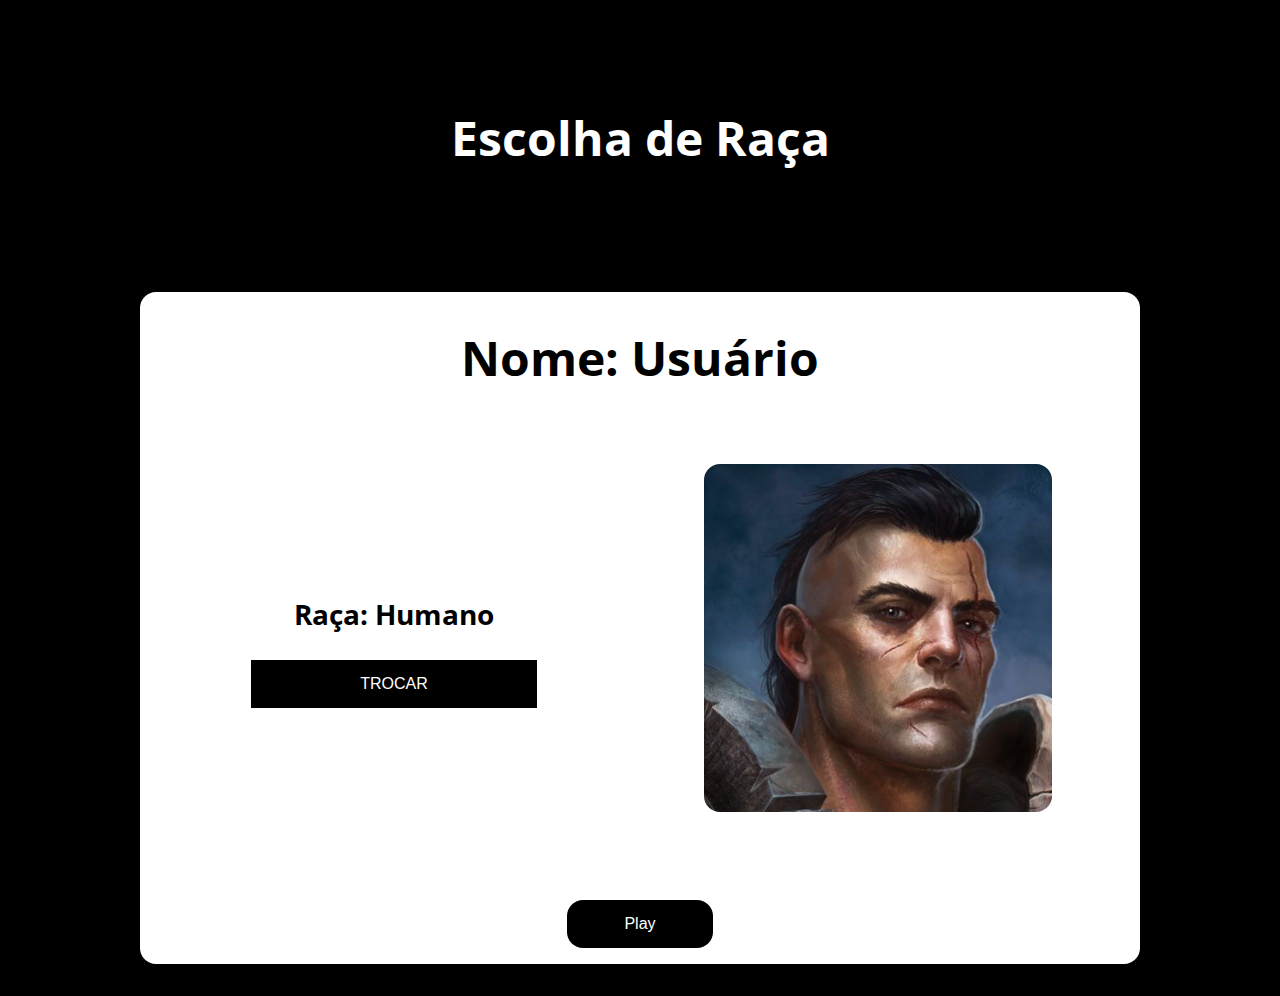
<file: index.html>
<!DOCTYPE html>
<html lang="pt-BR">
    <head>
        <meta charset="UTF-8" />
        <meta http-equiv="X-UA-Compatible" content="IE=edge" />
        <meta name="viewport" content="width=device-width, initial-scale=1.0" />
        <title>Escolha Racial</title>
        <link rel="stylesheet" href="./assets/CSS/style.css" />
    </head>
    <body>
        <section class="titulo">
            <h2>Escolha de Raça</h2>
        </section>
        <main>
            <section class="container">
                <h1 class="nome"></h1>
                <section id="flex">
                    <div id="imagem">
                        <figure>
                            <img id = "img" src="./assets/Imagens/humano.jpg" alt="Não avaliável">
                        </figure>
                    </div>
                    <div id="description">
                        <h3 class="raca">Raça: Humano</h3>
                        <button class="button">TROCAR</button>
                    </div>
                </section>
                    <button class="play">Play</button>
            </section>
        </main>

        <script src="./assets/JS/main.js"></script>
    </body>
</html>
</file>
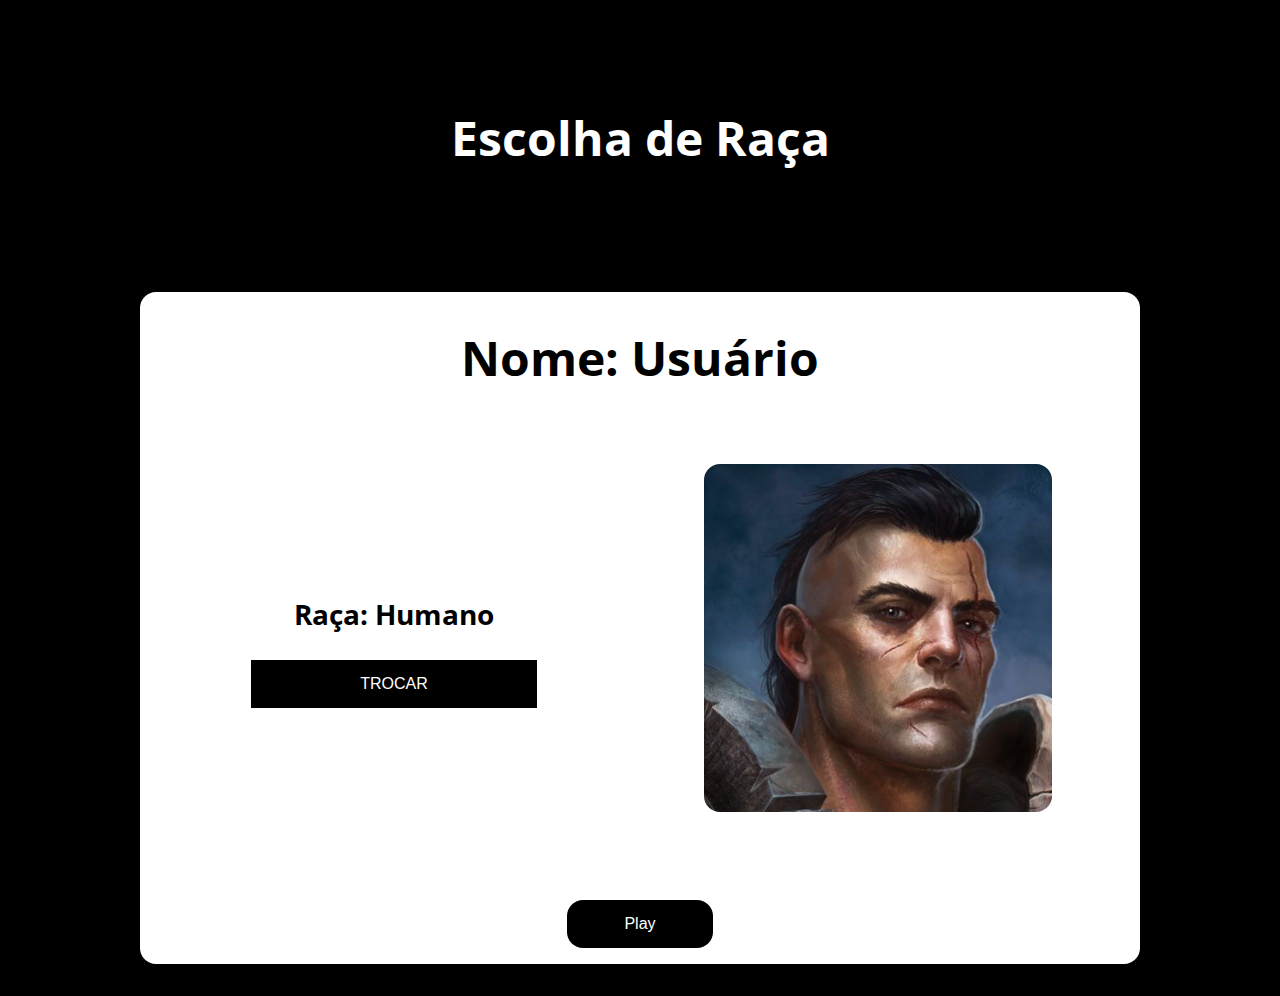
<file: MODELO/index.html>
<!DOCTYPE html>
<html lang="pt-BR">
    <head>
        <meta charset="UTF-8" />
        <meta http-equiv="X-UA-Compatible" content="IE=edge" />
        <meta name="viewport" content="width=device-width, initial-scale=1.0" />
        <title>Modelo</title>
        <link rel="stylesheet" href="./assets/CSS/style.css" />
    </head>
    <body>
        <section class="titulo">
            <h2>Escolha de Raça</h2>
        </section>
        <main>
            <section class="container">
                <h1 class="nome"></h1>
                <section id="flex">
                    <div id="imagem">
                        <figure>
                            <img id = "img" src="./assets/Imagens/humano.jpg" alt="Não avaliável">
                        </figure>
                    </div>
                    <div id="description">
                        <h3 class="raca">Raça: Humano</h3>
                        <button class="button">TROCAR</button>
                    </div>
                </section>
                    <button class="play">Play</button>
            </section>
        </main>

        <script src="./assets/JS/main.js"></script>
    </body>
</html>
</file>
<file: assets/CSS/style.css>
@import url('https://fonts.googleapis.com/css2?family=Open+Sans&display=swap');

:root {
    --primary-color: #000000;
}

* {
    box-sizing: border-box;
    outline: 0;
}
h2 {
    font-size: 3rem
}
body{
    margin: 0;
    padding: 0;
    background: var(--primary-color);
    font-family: 'Open sans', sans-serif;
    font-size: 1.5em;
    line-height: 1.5em;
}
button {
    display: flex;
    width: 100%;
    height: 3rem;
    align-items: center;
    background-color: #000000;
    border: none;
    color: white;
    padding: 15px 32px;
    justify-content: center;
    text-decoration: none;
    font-size: 1rem;
    cursor: pointer;
}
.button {
    margin-left: 10rem;
    align-items: center;
    width: 60%;
    margin: 0 auto;
}
button:hover {
    transform: scale(1.1);
}
button.play {
    width: 15%;
    margin:0 auto;
    border-radius: 1rem;
}
.titulo{
    min-width: 220px;
    max-width: 800px;
    width: 100%;
    border-radius: 1rem ;
    text-align: center;
    padding: 4rem;
    background-image: url(https://www.enworld.org/ewr-porta/attachments/1-png.138298/);
    background-position: center;
    background-size: cover;
    margin: 1rem auto 1rem auto;
}
.container {
    text-align: center;
    min-width: 220px;
    max-width: 1000px;
    margin: 2rem auto;
    background: #FFFF;
    padding: 1rem;
    border-radius: 1rem;
}

section#flex{
    display:flex;
    min-width: 220px;
    max-width: 1000px;
    width: 100%;
    flex-direction: row-reverse;
    justify-content: space-evenly;
    align-items: center;
}
@media only screen and (max-width: 500px) {
    section#flex {
      flex-direction: column;
    }
    .titulo {
        padding: 1rem;
    }
  }
div#description {
    display: flex;
    width: 100%;
    flex-direction: column;
    justify-content: center;
}

div#imagem {
    display:block;
    width: 100%;
    padding: 1rem;
}
div#description, div#imagem {
    margin-bottom: 2rem;
}
figure img {
    border-radius: 2rem;
    display: flex;
    padding: 1rem;
    width: 100%;
    max-width: 1000px;
    min-width: 220px;
}
</file>
<file: MODELO/assets/CSS/style.css>
@import url('https://fonts.googleapis.com/css2?family=Open+Sans&display=swap');

:root {
    --primary-color: #000000;
}

* {
    box-sizing: border-box;
    outline: 0;
}
h2 {
    font-size: 3rem
}
body{
    margin: 0;
    padding: 0;
    background: var(--primary-color);
    font-family: 'Open sans', sans-serif;
    font-size: 1.5em;
    line-height: 1.5em;
}
button {
    display: flex;
    width: 100%;
    height: 3rem;
    align-items: center;
    background-color: #000000;
    border: none;
    color: white;
    padding: 15px 32px;
    justify-content: center;
    text-decoration: none;
    font-size: 1rem;
    cursor: pointer;
}
.button {
    margin-left: 10rem;
    align-items: center;
    width: 60%;
    margin: 0 auto;
}
button:hover {
    transform: scale(1.1);
}
button.play {
    width: 15%;
    margin:0 auto;
    border-radius: 1rem;
}
.titulo{
    min-width: 220px;
    max-width: 800px;
    width: 100%;
    border-radius: 1rem ;
    text-align: center;
    padding: 4rem;
    background-image: url(https://www.enworld.org/ewr-porta/attachments/1-png.138298/);
    background-position: center;
    background-size: cover;
    margin: 1rem auto 1rem auto;
}
.container {
    text-align: center;
    min-width: 220px;
    max-width: 1000px;
    margin: 2rem auto;
    background: #FFFF;
    padding: 1rem;
    border-radius: 1rem;
}

section#flex{
    display:flex;
    min-width: 220px;
    max-width: 1000px;
    width: 100%;
    flex-direction: row-reverse;
    justify-content: space-evenly;
    align-items: center;
}
@media only screen and (max-width: 500px) {
    section#flex {
      flex-direction: column;
    }
    .titulo {
        padding: 1rem;
    }
  }
div#description {
    display: flex;
    width: 100%;
    flex-direction: column;
    justify-content: center;
}

div#imagem {
    display:block;
    width: 100%;
    padding: 1rem;
}
div#description, div#imagem {
    margin-bottom: 2rem;
}
figure img {
    border-radius: 2rem;
    display: flex;
    padding: 1rem;
    width: 100%;
    max-width: 1000px;
    min-width: 220px;
}
</file>
